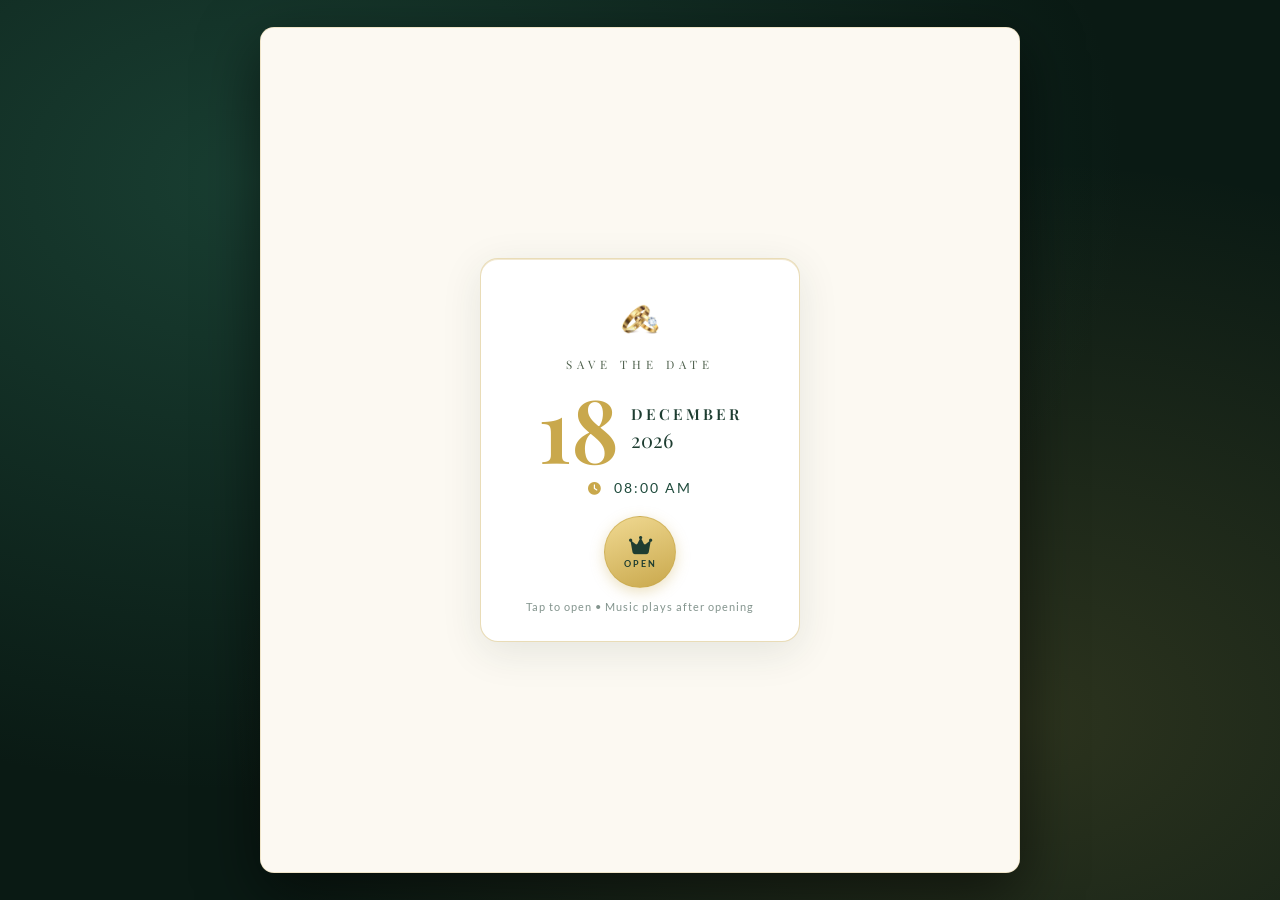
<file: index.html>
<!DOCTYPE html>
<html lang="en">

<head>
  <meta charset="UTF-8">
  <meta name="viewport" content="width=device-width, initial-scale=1">
  <title>MJ &amp; Sharmaine Wedding 💌</title>
  <meta name="description"
    content="You are invited to celebrate the wedding of Mark John & Sharmaine — December 18, 2026, 08:00 AM, San Antonio-Arzadon, San Manuel, Pangasinan.">
  <meta name="theme-color" content="#0a1a14">
  <!-- Link preview (same repo name) -->
  <meta property="og:title" content="MJ & Sharmaine Wedding 💌">
  <meta property="og:description" content="You are invited to celebrate our special day — Dec 18, 2026.">
  <meta property="og:image" content="https://bautistamarkjohn53.github.io/wedding-invitation/envelop.jpg">
  <meta property="og:image:alt" content="MJ & Sharmaine Wedding Invitation">
  <meta property="og:url" content="https://bautistamarkjohn53.github.io/wedding-invitation/">
  <meta property="og:type" content="website">
  <meta property="og:site_name" content="MJ & Sharmaine Wedding">
  <link rel="icon" type="image/png" href="img/ring.png">
  <!-- Critical preloads for instant photos (preloader waits for these) -->
  <link rel="preload" as="image" href="img/mj.webp" type="image/webp">
  <link rel="preload" as="image" href="img/maine.webp" type="image/webp">
  <link rel="preload" as="image" href="img/youandme.webp" type="image/webp">
  <!-- Self-hosted fonts (fonts/*.woff2) -->
  <link rel="preload" as="font" type="font/woff2" crossorigin href="fonts/great-vibes-400.woff2">
  <link rel="preload" as="font" type="font/woff2" crossorigin href="fonts/playfair-display-normal.woff2">
  <link rel="preload" as="font" type="font/woff2" crossorigin href="fonts/playfair-display-italic.woff2">
  <link rel="preload" as="font" type="font/woff2" crossorigin href="fonts/lato-400.woff2">
  <link rel="preload" as="font" type="font/woff2" crossorigin href="fonts/lato-300.woff2">
  <link rel="preload" as="font" type="font/woff2" crossorigin href="fonts/lato-700.woff2">
  <link rel="stylesheet" href="https://cdnjs.cloudflare.com/ajax/libs/font-awesome/6.5.2/css/all.min.css">
  <link rel="stylesheet" href="style.css">
</head>

<body aria-busy="true">

  <!-- PRELOADER: blocks start until critical assets are fully decoded -->
  <div id="preloader" role="status" aria-live="polite" aria-label="Loading">
    <div class="preloader-inner">
      <p class="preloader-eyebrow">Save the Date</p>
      <h1 class="preloader-names">Mark John <span>&amp;</span> Sharmaine</h1>
      <p class="preloader-date">December 18, 2026 • 08:00 AM</p>
      <div class="preloader-bar" role="progressbar" aria-valuemin="0" aria-valuemax="100" aria-valuenow="0"
        id="preloaderBarWrap" aria-label="Loading">
        <div class="preloader-fill" id="preloaderFill"></div>
      </div>
      <p class="preloader-loading" aria-hidden="true">Loading<span
          class="loading-dots"><span>.</span><span>.</span><span>.</span></span></p>
      <button id="preloaderSkip" class="preloader-skip" hidden>Tap to continue</button>
    </div>
  </div>

  <div class="bg-gradient" aria-hidden="true"></div>
  <div class="bg-glow" aria-hidden="true"></div>

  <main class="book-container">
    <!-- COVER -->
    <section class="cover-page" id="envelopeLayer" aria-label="Envelope cover">
      <div class="cover-content">
        <picture>
          <source srcset="img/ring.webp" type="image/webp">
          <img src="img/ring.png" alt="Wedding rings" width="100" height="100" class="ring-img"
            fetchpriority="high">
        </picture>
        <p class="cover-save">Save the Date</p>
        <div class="cover-date">
          <span class="cover-day">18</span>
          <div class="cover-month-year">
            <span class="cover-month">DECEMBER</span>
            <span class="cover-year">2026</span>
          </div>
        </div>
        <div class="cover-time"><i class="fas fa-clock" aria-hidden="true"></i> 08:00 AM</div>
        <button class="cover-seal" id="sealBtn" aria-label="Open invitation">
          <i class="fas fa-crown" aria-hidden="true"></i>
          <span>OPEN</span>
        </button>
        <p class="cover-hint">Tap to open • Music plays after opening</p>
      </div>
    </section>

    <!-- INVITATION CONTENT -->
    <div class="invitation-page" id="invitationContent">
      <div class="page-content">

        <!-- MUSIC -->
        <div class="music-row" id="musicPlayerWrapper">
          <button class="music-player-circle" id="musicPlayer" aria-label="Play background music">
            <i class="fas fa-music disc-icon" id="discIcon" aria-hidden="true"></i>
            <span class="play-pause-icon" aria-hidden="true"><i class="fas fa-play"
                id="playIcon"></i></span>
          </button>
          <div class="music-meta">
            <div class="music-label">♫ Instrumental</div>
            <div class="music-status" id="musicStatus">Tap to play</div>
          </div>
        </div>

        <!-- COUPLE -->
        <section class="couple-page" id="couplePage" aria-label="Couple">
          <p class="grace-text">BY THE GRACE OF GOD</p>
          <p class="blessing-text">WITH GRATEFUL HEARTS AND GOD'S ABUNDANT BLESSINGS,<br>TOGETHER WITH OUR FAMILIES, WE,
          </p>
          <div class="couple-names">
            <h2>Mark John</h2>
            <span class="and-symbol">&amp;</span>
            <h2>Sharmaine</h2>
          </div>
          <p class="invite-text">JOYFULLY INVITE YOU TO WITNESS AND CELEBRATE<br>THE BEGINNING OF OUR NEW LIFE AS
            HUSBAND AND WIFE.</p>

          <div class="couple-grid">
            <article class="couple-card" id="jamesCard" tabindex="0" aria-label="Groom Mark John — tap to show photo">
              <div class="avatar" aria-hidden="true"><i class="fas fa-user"></i></div>
              <div class="role">Groom</div>
              <p class="desc">"Our forever begins with God."</p>
              <div class="photo-overlay" aria-hidden="true">
                <picture>
                  <source srcset="img/mj.webp" type="image/webp">
                  <img src="img/mj.jpg" alt="Mark John" width="800" height="1172" fetchpriority="high"
                    decoding="async">
                </picture>
                <span class="photo-label">💛 Mark John 💛</span>
              </div>
            </article>
            <button class="heart-trigger" id="heartTrigger" aria-label="Show couple photos">
              <i class="fas fa-heart" aria-hidden="true"></i>
              <span>Tap Me!</span>
            </button>
            <article class="couple-card" id="ellaCard" tabindex="0" aria-label="Bride Sharmaine — tap to show photo">
              <div class="avatar" aria-hidden="true"><i class="fas fa-user"></i></div>
              <div class="role">Bride</div>
              <p class="desc">"A lifetime of love begins with 'I DO'."</p>
              <div class="photo-overlay" aria-hidden="true">
                <picture>
                  <source srcset="img/maine.webp" type="image/webp">
                  <img src="img/maine.jpg" alt="Sharmaine" width="800" height="1270" fetchpriority="high"
                    decoding="async">
                </picture>
                <span class="photo-label">💚 Sharmaine 💚</span>
              </div>
            </article>
          </div>

          <div class="wedding-date-detail">
            <div class="date-detail-item">
              <a href="https://maps.app.goo.gl/kvM3ZDmSAn9mgTX68" target="_blank" rel="noopener">
                <i class="fas fa-map-pin" aria-hidden="true"></i> San Antonio - Arzadon, San Manuel, Pangasinan
              </a>
            </div>
            <div class="date-detail-item"><i class="fas fa-calendar-day" aria-hidden="true"></i> Dec 18, 2026 • 08:00 AM
            </div>
          </div>
        </section>

        <!-- COUNTDOWN -->
        <section class="countdown-section" id="countdownSection" aria-label="Countdown">
          <h3><i class="fas fa-hourglass-half" aria-hidden="true"></i> Counting Down</h3>
          <div class="countdown-wrap">
            <div class="countdown-item">
              <div class="number" id="days">00</div>
              <div class="label">Days</div>
            </div>
            <div class="countdown-item">
              <div class="number" id="hours">00</div>
              <div class="label">Hours</div>
            </div>
            <div class="countdown-item">
              <div class="number" id="minutes">00</div>
              <div class="label">Minutes</div>
            </div>
            <div class="countdown-item">
              <div class="number" id="seconds">00</div>
              <div class="label">Seconds</div>
            </div>
          </div>
        </section>

        <div class="page-divider" aria-hidden="true"><span class="divider-ornament">✦</span><span
            class="divider-line"></span><span class="divider-ornament">✿</span><span class="divider-line"></span><span
            class="divider-ornament">✦</span></div>

        <!-- ENTOURAGE (collapsible for mobile) -->
        <section id="sponsorsPage" aria-label="Entourage">
          <h2 class="page-title"><i class="fas fa-users" aria-hidden="true"></i> The Entourage</h2>

          <div class="parents-section">
            <h3>Parents of the Groom</h3>
            <p class="parent-names">MR. ALLA BAUTISTA &amp; MRS. EVELYN BAUTISTA</p>
            <div class="parent-divider" aria-hidden="true">✦ ✿ ✦</div>
            <h3>Parents of the Bride</h3>
            <p class="parent-names">MR. SONNY CORDERO &amp; MRS. MARIVIC CORDERO</p>
            <div class="parent-divider" aria-hidden="true">✦ ✿ ✦</div>
            <h3>Officiating Minister</h3>
            <p class="parent-names">PASTOR EDWARD ONGCAL</p>
          </div>

          <details class="accordion" open>
            <summary><i class="fas fa-star" aria-hidden="true"></i> Principal Sponsors <small>— to stand as
                witness</small></summary>
            <div>
              <div class="sponsors-grid">
                <div class="sponsor-column">
                  <div class="name-item">CAPT. HERMIGNIO ALCANTARA JR.</div>
                  <div class="name-item">CAPT. CHARNIE TURALBA</div>
                  <div class="name-item">KGWD. ARNOLD LLAGAS</div>
                  <div class="name-item">MR. ELIO BAUTISTA</div>
                  <div class="name-item">MR. BIEN BAYSA JR.</div>
                  <div class="name-item">MR. FEDERICO FERRER</div>
                  <div class="name-item">MR. LEOPOLDO ORINES</div>
                  <div class="name-item">MR. FERNANDO VINOYA</div>
                  <div class="name-item">MR. JOSE MELLANO</div>
                  <div class="name-item">MR. REYNAN CACAL</div>
                  <div class="name-item">MR. MARLON SERRA</div>
                  <div class="name-item">MR. ALVIN CORALES</div>
                  <div class="name-item">MR. ALEXANDER PASAMONTE</div>
                  <div class="name-item">MR. MICHAEL CACAL</div>
                  <div class="name-item">MR. RAMESIS PAPA</div>
                  <div class="name-item">MR. ZALDY CARINO</div>
                  <div class="name-item">MR. JOE VINCENT TUBON</div>
                  <div class="name-item">MR. ROJEN PINERO</div>
                  <div class="name-item">MR. MICHAEL DULAY</div>
                  <div class="name-item">MR. LUTHAR NERMAL</div>
                  <div class="name-item">MR. GEOFFREY MONTOYA</div>
                </div>
                <div class="sponsor-column">
                  <div class="name-item">MRS. SIONY CLAVEL</div>
                  <div class="name-item">MRS. JENNY RAPOSAS</div>
                  <div class="name-item">MRS. VIRGINIA CAYAG</div>
                  <div class="name-item">MRS. EDMARIE BAUTISTA</div>
                  <div class="name-item">MRS. MERANI BAYSA</div>
                  <div class="name-item">MRS. JOSEFINA MALE</div>
                  <div class="name-item">MRS. MARICRIS ORINES</div>
                  <div class="name-item">MRS. ELEANOR VINOYA</div>
                  <div class="name-item">MRS. LINDA LO</div>
                  <div class="name-item">MRS. GINA CACAL</div>
                  <div class="name-item">MRS. ESTELITA ECALLA</div>
                  <div class="name-item">MRS. MARYFE GARCIA</div>
                  <div class="name-item">MRS. ANALIZA CABILES</div>
                  <div class="name-item">MRS. VIRGINIA CACAL</div>
                  <div class="name-item">MRS. VIOLETA PATRICIO</div>
                  <div class="name-item">MRS. EMILY AGBANLOG</div>
                  <div class="name-item">MRS. MIRANDA AQUINO</div>
                  <div class="name-item">MRS. AVELIN GANIGAN</div>
                  <div class="name-item">MRS. MARYMEL PASAMONTE</div>
                  <div class="name-item">MRS. LIZ MARI NERMAL</div>
                  <div class="name-item">MRS. DIGNA MARARAC</div>
                </div>
              </div>
            </div>
          </details>

          <details class="accordion">
            <summary><i class="fas fa-user-friends" aria-hidden="true"></i> Secondary Sponsors <small>— to assist
                us</small></summary>
            <div class="sponsors-grid two-col">
              <div class="sponsor-column">
                <h3><i class="fas fa-user-tie" aria-hidden="true"></i> Best Man</h3>
                <div class="name-item strong">SHERWIN CORDERO</div>
                <h3><small>Groomsmen</small></h3>
                <div class="name-item">ERICSON CABILES</div>
                <div class="name-item">NEIL MALE</div>
                <div class="name-item">MARK ANTHONY SAPERA</div>
                <div class="name-item">STEVEN USON</div>
                <div class="name-item">EDMOND BAUTISTA</div>
                <div class="name-item">CHRISTAN JOY GALUTAN</div>
                <div class="name-item">JUN CRIS CORDERO</div>
                <div class="name-item">TRISTAN VERN PATRICIO</div>
                <div class="name-item">WINSTON CABILES</div>
                <div class="name-item">ANDRE SOLIVEN</div>
              </div>
              <div class="sponsor-column">
                <h3><i class="fas fa-user-friends" aria-hidden="true"></i> Maid of Honor</h3>
                <div class="name-item strong">NORA RUTH BAUTISTA</div>
                <h3><small>Bridesmaids</small></h3>
                <div class="name-item">PRINCESS PASSAMONTE</div>
                <div class="name-item">CATHERINE PATRICIO</div>
                <div class="name-item">DIANNE BAUTISTA</div>
                <div class="name-item">ROCHELLE PATRICIO</div>
                <div class="name-item">CINDY SAPIGAO</div>
                <div class="name-item">TRISHA VERN PATRICIO</div>
                <div class="name-item">LARYZA BAYSA</div>
                <div class="name-item">RIZZA CAYAG</div>
                <div class="name-item">STEFFI VINOYA</div>
                <div class="name-item">JAMELLA PATRICIO</div>
              </div>
            </div>
          </details>

          <details class="accordion">
            <summary><i class="fas fa-fire" aria-hidden="true"></i> Candle, Veil &amp; Cord</summary>
            <div class="roles-grid">
              <div class="role-item"><i class="fas fa-fire" aria-hidden="true"></i><strong>Candle</strong><span>TO LIGHT
                  OUR PATH</span><small>NEIL MALE &amp; CATHERINE PATRICIO</small></div>
              <div class="role-item"><i class="fas fa-shirt" aria-hidden="true"></i><strong>Veil</strong><span>TO CLOTHE
                  US AS ONE</span><small>SHERWIN CORDERO &amp; NORA RUTH BAUTISTA</small></div>
              <div class="role-item"><i class="fas fa-link" aria-hidden="true"></i><strong>Cord</strong><span>TO BIND US
                  TOGETHER</span><small>ERICSON CABILES &amp; PRINCESS PASSAMONTE</small></div>
            </div>
          </details>

          <details class="accordion">
            <summary><i class="fas fa-bible" aria-hidden="true"></i> Bearers &amp; Flower Girls</summary>
            <div class="roles-grid single">
              <div class="role-item"><i class="fas fa-bible" aria-hidden="true"></i><strong>Bible
                  Bearer</strong><span>SYMBOL OF LOVE</span><small>LHANN ANDERSEN BAUTISTA</small></div>
              <div class="role-item"><i class="fas fa-coins" aria-hidden="true"></i><strong>Coin
                  Bearer</strong><span>SYMBOL OF TREASURE</span><small>RUSSEL PAPA</small></div>
              <div class="role-item"><i class="fas fa-file-contract" aria-hidden="true"></i><strong>Marriage Contract
                  Bearer</strong><span>SYMBOL OF FAITH</span><small>SHENRICK CORDERO</small></div>
              <div class="role-item"><i class="fas fa-flower" aria-hidden="true"></i><strong>Flower
                  Girls</strong><span>TO SHOWER OUR PATH</span><small>ELORA ADALYN SANTIAGO<br>ZYRINE KIM
                  TUBERA<br>QUEYRESH JESUSA ORPILLA<br>SIDNEY SEN PALEAN<br>ZALIYA HIRA MALE</small></div>
            </div>
          </details>
        </section>

        <div class="page-divider" aria-hidden="true"><span class="divider-ornament">✦</span><span
            class="divider-line"></span><span class="divider-ornament">✿</span><span class="divider-line"></span><span
            class="divider-ornament">✦</span></div>

        <!-- VIDEO -->
        <section class="video-page" aria-label="Wedding trailer">
          <h2 class="page-title"><i class="fas fa-play-circle" aria-hidden="true"></i> Groom &amp; Bride Video
          </h2>
          <div class="video-container" id="videoContainer">
            <video id="weddingVideo" playsinline preload="none" poster="img/youandme.jpeg">
              <source src="vid/video-1.mp4" type="video/mp4" data-label="❤️ Our Love Story ❤️"
                data-poster="img/youandme.jpeg">
              <source src="vid/video-2.mp4" type="video/mp4" data-label="💍 Our Journey 💍"
                data-poster="img/youandme.jpeg">
              <source src="vid/video-3.mp4" type="video/mp4" data-label="💚 Forever 💚"
                data-poster="img/youandme.jpeg">
            </video>
            <button class="video-nav prev" id="prevVideoBtn" aria-label="Previous video" hidden><i
                class="fas fa-chevron-left" aria-hidden="true"></i></button>
            <button class="video-nav next" id="nextVideoBtn" aria-label="Next video" hidden><i
                class="fas fa-chevron-right" aria-hidden="true"></i></button>
            <button class="volume-btn" id="volumeBtn" aria-label="Mute video"><i class="fas fa-volume-up"
                id="volumeIcon" aria-hidden="true"></i></button>
            <button class="play-btn-overlay" id="videoPlayBtn" aria-label="Play video"><i class="fas fa-play-circle"
                aria-hidden="true"></i></button>
            <div class="video-label" id="videoLabel">❤️ Our Love Story ❤️</div>
            <div class="video-controls">
              <button id="playPauseVideoBtn" aria-label="Play or pause video"><i class="fas fa-play" id="videoPlayIcon"
                  aria-hidden="true"></i></button>
              <div class="progress-bar" id="progressBar" role="slider" aria-label="Video progress" aria-valuemin="0"
                aria-valuemax="100" aria-valuenow="0" tabindex="0">
                <div class="progress-fill" id="progressFill"></div>
              </div>
              <span class="time-display" id="timeDisplay">0:00 / 0:00</span>
              <button id="fullscreenBtn" aria-label="Fullscreen"><i class="fas fa-expand"
                  id="fullscreenIcon" aria-hidden="true"></i></button>
            </div>
          </div>
          <p class="media-note" id="videoStatus">Tap to play • loads on demand to save data</p>
        </section>

        <!-- THANK YOU -->
        <section class="post-wedding-section" id="postWeddingSection" aria-label="Thank you">
          <div>
            <div aria-hidden="true">🌸 🌺 🌿</div>
            <h2 class="post-wedding-title">Thank You!</h2>
            <div aria-hidden="true">✦ ✿ ✦</div>
            <p class="post-wedding-text">Mark John &amp; Sharmaine are now married!<br>Thank you for being part of our
              special day.<br>Your love and support mean the world to us.</p>
            <div class="post-wedding-heart" aria-hidden="true">💚</div>
            <p class="post-wedding-verse">"And they lived happily ever after..."</p>
          </div>
        </section>

        <div class="page-divider" aria-hidden="true"><span class="divider-ornament">✦</span><span
            class="divider-line"></span><span class="divider-ornament">✿</span><span class="divider-line"></span><span
            class="divider-ornament">✦</span></div>

        <!-- DETAILS -->
        <section id="detailsPage" aria-label="Details">
          <h2 class="page-title"><i class="fas fa-shirt" aria-hidden="true"></i> Dress Code</h2>
          <div>
            <div class="color-palette">
              <span class="color-item"><i class="fas fa-circle emerald-color" aria-hidden="true"></i> Emerald
                Green</span>
              <span class="color-item"><i class="fas fa-circle green-color" aria-hidden="true"></i> Green</span>
              <span class="color-item"><i class="fas fa-circle gold-color" aria-hidden="true"></i> Gold</span>
              <span class="color-item"><i class="fas fa-circle beige-color" aria-hidden="true"></i> Beige</span>
            </div>
            <p class="no-jewelry"><i class="fas fa-gem" aria-hidden="true"></i><strong>Kindly note: No jewelry,
                please.</strong></p>
          </div>
          <div class="gift-message">
            <i class="fas fa-gift" aria-hidden="true"></i>
            <p>With all that we have, we've been truly blessed,<br>your presence and prayers are all that we
              request.<br>But if you desire to give nonetheless,<br><strong>monetary gift</strong> is the one we humbly
              request.</p>
          </div>
          <div class="hashtag-section">
            <h3><i class="fas fa-hashtag" aria-hidden="true"></i> Snap &amp; Share</h3>
            <p>Help us document our special day by sharing our captured moments using our official hashtag</p>
            <div class="hashtag">#OurForeverBegins</div>
            <div class="hashtag">#18</div>
            <div class="hashtag">#MJ&amp;Sharmaine</div>
          </div>
          <div class="reminders">
            <h3><i class="fas fa-bell" aria-hidden="true"></i> Reminders</h3>
            <ul>
              <li><i class="fas fa-clock" aria-hidden="true"></i> BE ON TIME</li>
              <li><i class="fas fa-check-circle" aria-hidden="true"></i> FINISH THE EVENT</li>
              <li><i class="fas fa-heart" aria-hidden="true"></i> BE BLESSED AND HAVE FUN</li>
            </ul>
          </div>
          <div class="bible-verse">
            <i class="fas fa-bible" aria-hidden="true"></i>
            <p>"No one has ever seen God; but if we love one another, God lives in us and his love is made complete in
              us."</p>
            <span>1 John 4:12</span>
          </div>
          <div class="rsvp-section">
            <h3><i class="fas fa-envelope-open-text" aria-hidden="true"></i> RSVP</h3>
            <p class="rsvp-note">Kindly let us know if you can celebrate with us.</p>
            <form class="rsvp-form" id="rsvpForm" novalidate>
              <label class="rsvp-field">
                <span>Full name</span>
                <input type="text" id="rsvpName" name="name" placeholder="Your full name" maxlength="100"
                  autocomplete="name" required>
              </label>
              <label class="rsvp-field">
                <span>Will you attend?</span>
                <select id="rsvpAttendance" name="attendance" required>
                  <option value="" selected disabled>Select an option</option>
                  <option value="Yes, I'll be there">Yes, I'll be there</option>
                  <option value="No, I can't make it">No, I can't make it</option>
                </select>
              </label>
              <label class="rsvp-field" id="rsvpGuestsField" hidden>
                <span>Number of guests (including you)</span>
                <input type="number" id="rsvpGuests" name="guests" min="1" max="10" value="1" inputmode="numeric">
              </label>
              <label class="rsvp-field">
                <span>Message (optional)</span>
                <textarea id="rsvpMessage" name="message" rows="3" maxlength="500"
                  placeholder="A note for the couple..."></textarea>
              </label>
              <p class="rsvp-status" id="rsvpStatus" role="status" aria-live="polite"></p>
              <button type="submit" class="btn-gold" id="rsvpSubmit"><i class="fas fa-paper-plane"
                  aria-hidden="true"></i> Send RSVP</button>
            </form>
            <div class="rsvp-thanks" id="rsvpThanks" hidden>
              <i class="fas fa-heart" aria-hidden="true"></i>
              <p>Thank you! Your RSVP has been received.</p>
            </div>
          </div>

          <div class="action-section">
            <a href="https://m.me/janjan.delbarrio.official" target="_blank" rel="noopener" class="btn-gold"><i
                class="fab fa-facebook-messenger" aria-hidden="true"></i> Message us instead</a>
            <button class="close-seal-btn" id="closeSealBtn"><i class="fas fa-envelope" aria-hidden="true"></i> Close
              Invitation</button>
          </div>
        </section>

      </div>
    </div>
  </main>

  <audio id="bgAudio" preload="none" loop>
    <source src="music/wedding-audio.mp3" type="audio/mpeg">
  </audio>
  <div class="confetti-container" id="confettiContainer" aria-hidden="true"></div>

  <script src="script.js" defer></script>
</body>

</html>
</file>
<file: style.css>
/* MJ & Sharmaine — mobile-first fresh, emerald + gold */
/* Self-hosted woff2 (latin) — no Google Fonts CDN needed */
@font-face {
  font-family: 'Great Vibes';
  font-style: normal;
  font-weight: 400;
  font-display: swap;
  src: url("./fonts/great-vibes-400.woff2") format("woff2")
}

@font-face {
  font-family: 'Lato';
  font-style: normal;
  font-weight: 300;
  font-display: swap;
  src: url("./fonts/lato-300.woff2") format("woff2")
}

@font-face {
  font-family: 'Lato';
  font-style: normal;
  font-weight: 400;
  font-display: swap;
  src: url("./fonts/lato-400.woff2") format("woff2")
}

@font-face {
  font-family: 'Lato';
  font-style: normal;
  font-weight: 700;
  font-display: swap;
  src: url("./fonts/lato-700.woff2") format("woff2")
}

@font-face {
  font-family: 'Playfair Display';
  font-style: normal;
  font-weight: 400 900;
  font-display: swap;
  src: url("./fonts/playfair-display-normal.woff2") format("woff2")
}

@font-face {
  font-family: 'Playfair Display';
  font-style: italic;
  font-weight: 400 900;
  font-display: swap;
  src: url("./fonts/playfair-display-italic.woff2") format("woff2")
}

:root {
  --bg: #0a1a14;
  --emerald: #1e4a3b;
  --emerald-2: #2b6b56;
  --gold: #c9a84c;
  --gold-2: #e4cf8a;
  --cream: #fcf9f2;
  --paper: #f7f2e9;
  --ink: #1e3d31;
  --muted: #4d5f4b;
  --radius: 14px;
  --shadow: 0 20px 60px rgba(0, 0, 0, .55);
  /* FONT system: 1=script names, 2=serif headings, 3=clean sans details */
  --font-1: 'Great Vibes', cursive;
  --font-2: 'Playfair Display', Georgia, serif;
  --font-3: 'Lato', system-ui, -apple-system, sans-serif;
}

* {
  margin: 0;
  padding: 0;
  box-sizing: border-box
}

html {
  scroll-behavior: smooth;
  -webkit-text-size-adjust: 100%
}

body {
  font-family: var(--font-3);
  color: var(--ink);
  min-height: 100vh;
  min-height: 100dvh;
  min-height: 100svh;
  display: flex;
  align-items: center;
  justify-content: center;
  padding: 12px;
  padding-bottom: 32px;
  background: var(--bg);
  overflow-x: hidden;
}

/* Long invitation scrolls from top; cover state stays vertically centered */
body:has(#invitationContent.open) {
  align-items: flex-start
}

body:has(#invitationContent.open) .book-container {
  margin: 0 auto
}

body.locked {
  overflow: hidden;
  height: 100vh
}

img {
  max-width: 100%;
  height: auto;
  display: block
}

button {
  font: inherit;
  min-height: 44px;
  min-width: 44px
}

a {
  color: inherit
}

:focus-visible {
  outline: 3px solid var(--gold);
  outline-offset: 2px;
  border-radius: 6px
}

/* bg */
.bg-gradient {
  position: fixed;
  inset: 0;
  z-index: 0;
  background: radial-gradient(ellipse at 20% 20%, rgba(43, 107, 86, .45), transparent 60%),
    radial-gradient(ellipse at 80% 80%, rgba(201, 168, 76, .18), transparent 55%),
    linear-gradient(#0a1a14, #0a1a14);
}

.bg-glow {
  position: fixed;
  top: 50%;
  left: 50%;
  transform: translate(-50%, -50%);
  width: min(90vw, 700px);
  height: min(90vw, 700px);
  background: radial-gradient(ellipse, rgba(201, 168, 76, .12), transparent 70%);
  pointer-events: none;
  z-index: 0;
  filter: blur(40px)
}

/* ===== PRELOADER ===== */
#preloader {
  position: fixed;
  inset: 0;
  z-index: 10000;
  background: linear-gradient(160deg, #0f241c, #1e4a3b 60%, #143324);
  display: flex;
  align-items: center;
  justify-content: center;
  padding: 24px;
  transition: opacity .6s ease, visibility .6s
}

#preloader.done {
  opacity: 0;
  visibility: hidden;
  pointer-events: none
}

.preloader-inner {
  text-align: center;
  max-width: 380px;
  width: 100%;
  color: #f7eacb;
  opacity: 0;
  transition: opacity .35s ease
}

#preloader.fonts-ready .preloader-inner {
  opacity: 1
}

.preloader-eyebrow {
  font-family: var(--font-2);
  letter-spacing: 5px;
  font-size: .72rem;
  color: var(--gold-2);
  text-transform: uppercase
}

.preloader-names {
  font-family: var(--font-1);
  font-weight: 400;
  font-size: clamp(2.4rem, 10vw, 3.2rem);
  line-height: 1.1;
  margin: 8px 0
}

.preloader-names span {
  color: var(--gold);
  font-size: .9em
}

.preloader-date {
  font-family: var(--font-3);
  font-size: .82rem;
  letter-spacing: 2px;
  opacity: .85;
  margin-bottom: 18px;
  text-transform: uppercase
}

.preloader-bar {
  height: 10px;
  background: rgba(255, 255, 255, .15);
  border-radius: 99px;
  overflow: hidden;
  border: 1px solid rgba(201, 168, 76, .4)
}

.preloader-fill {
  height: 100%;
  width: 0%;
  background: linear-gradient(90deg, var(--gold), var(--gold-2));
  border-radius: 99px;
  transition: width .25s ease
}

.preloader-loading {
  margin-top: 12px;
  font-family: var(--font-3);
  font-size: .9rem;
  letter-spacing: 3px;
  text-transform: uppercase;
  opacity: .95
}

.loading-dots span {
  display: inline-block;
  animation: dotBlink 1.2s infinite
}

.loading-dots span:nth-child(2) {
  animation-delay: .2s
}

.loading-dots span:nth-child(3) {
  animation-delay: .4s
}

@keyframes dotBlink {

  0%,
  60%,
  100% {
    opacity: .2
  }

  30% {
    opacity: 1
  }
}

.preloader-skip {
  margin-top: 14px;
  background: transparent;
  border: 1.5px solid var(--gold);
  color: #f7eacb;
  border-radius: 99px;
  padding: 10px 22px;
  cursor: pointer
}

/* ===== BOOK ===== */
.book-container {
  width: 100%;
  max-width: 680px;
  margin: auto;
  background: var(--cream);
  border-radius: var(--radius);
  box-shadow: var(--shadow);
  border: 1px solid rgba(201, 168, 76, .25);
  position: relative;
  z-index: 1;
  overflow: hidden
}

/* ===== COVER — minimal card, centered in viewport ===== */
.cover-page {
  min-height: calc(100svh - 56px);
  min-height: calc(100dvh - 56px);
  display: flex;
  align-items: center;
  justify-content: center;
  padding: 20px 16px;
  text-align: center;
  position: relative;
  background: var(--cream)
}

.cover-page.hidden {
  display: none
}

.cover-content {
  position: relative;
  z-index: 2;
  width: 100%;
  max-width: 320px;
  margin: auto;
  background: #fff;
  border: 1px solid rgba(201, 168, 76, .4);
  border-radius: 18px;
  padding: 34px 24px 28px;
  box-shadow: 0 10px 40px rgba(30, 61, 49, .10), 0 1px 0 rgba(201, 168, 76, .25) inset
}

.ring-img {
  width: 54px;
  height: 54px;
  margin: 0 auto 10px;
  object-fit: contain;
  opacity: .95
}

.cover-save {
  font-family: var(--font-2);
  font-size: .72rem;
  letter-spacing: 5px;
  color: var(--muted);
  text-transform: uppercase
}

.cover-date {
  display: flex;
  align-items: center;
  justify-content: center;
  gap: 12px;
  margin: 12px 0 4px
}

.cover-day {
  font-family: var(--font-2);
  font-size: clamp(2.6rem, 16vw, 3.6rem);
  font-weight: 600;
  color: var(--gold);
  line-height: 1
}

.cover-month-year {
  display: flex;
  flex-direction: column;
  text-align: left;
  gap: 2px
}

.cover-month {
  font-family: var(--font-2);
  font-size: .95rem;
  letter-spacing: 3px;
  color: var(--ink);
  font-weight: 600
}

.cover-year {
  font-family: var(--font-2);
  font-size: 1.25rem;
  color: var(--ink);
  font-weight: 400
}

.cover-time {
  font-family: var(--font-3);
  font-size: .85rem;
  letter-spacing: 2px;
  color: var(--emerald);
  margin: 8px 0 0;
  text-transform: uppercase
}

.cover-time i {
  color: var(--gold);
  margin-right: 6px;
  font-size: .8rem
}

.cover-seal {
  margin: 20px auto 0;
  width: 72px;
  height: 72px;
  border-radius: 50%;
  border: 1px solid rgba(201, 168, 76, .6);
  cursor: pointer;
  background: linear-gradient(160deg, #f0d992, var(--gold));
  box-shadow: 0 4px 14px rgba(201, 168, 76, .35);
  display: flex;
  flex-direction: column;
  align-items: center;
  justify-content: center;
  gap: 2px;
  color: var(--ink);
  transition: transform .25s
}

.cover-seal:hover,
.cover-seal:active {
  transform: scale(1.05)
}

.cover-seal i {
  font-size: 1.3rem
}

.cover-seal span {
  font-size: .58rem;
  letter-spacing: 2px;
  font-weight: 800
}

.cover-hint {
  margin-top: 12px;
  font-size: .68rem;
  letter-spacing: 1px;
  opacity: .55
}

/* ===== INVITATION ===== */
.invitation-page {
  max-height: 0;
  opacity: 0;
  overflow: hidden;
  transition: opacity .6s ease
}

.invitation-page.open {
  max-height: none;
  opacity: 1
}

.page-content {
  padding: 16px 14px 22px;
  max-width: 620px;
  margin: 0 auto
}

.page-title {
  font-family: var(--font-2);
  font-size: 1.35rem;
  color: var(--emerald);
  text-align: center;
  margin: 6px 0 14px;
  letter-spacing: 2px;
  text-transform: uppercase
}

.page-title i {
  color: var(--gold);
  margin-right: 8px
}

.page-divider {
  display: flex;
  align-items: center;
  justify-content: center;
  gap: 10px;
  margin: 18px 0;
  opacity: .55
}

.divider-ornament {
  font-size: .7rem;
  color: #046A38
}

.divider-line {
  height: 1px;
  width: 56px;
  background: linear-gradient(90deg, transparent, rgba(201, 168, 76, .6), transparent)
}

/* music */
.music-row {
  display: flex;
  align-items: center;
  justify-content: center;
  gap: 12px;
  margin: 4px 0 8px
}

.music-player-circle {
  width: 56px;
  height: 56px;
  border-radius: 50%;
  border: 2px solid var(--gold);
  cursor: pointer;
  background: radial-gradient(circle at 30% 30%, #2a2a2a, #0d0d0d);
  display: flex;
  align-items: center;
  justify-content: center;
  position: relative;
  flex-shrink: 0
}

.music-player-circle .disc-icon {
  font-size: 1.35rem;
  color: var(--gold)
}

.music-player-circle .disc-icon.playing {
  animation: spin 3s linear infinite
}

@keyframes spin {
  to {
    transform: rotate(360deg)
  }
}

.play-pause-icon {
  position: absolute;
  bottom: -4px;
  right: -4px;
  width: 24px;
  height: 24px;
  min-width: 24px;
  min-height: 24px;
  border-radius: 50%;
  background: var(--gold);
  display: flex;
  align-items: center;
  justify-content: center;
  font-size: .6rem;
  color: var(--ink)
}

.music-meta {
  text-align: left
}

.music-label {
  font-family: var(--font-2);
  font-size: .68rem;
  letter-spacing: 2px;
  color: var(--emerald);
  text-transform: uppercase
}

.music-status {
  font-family: var(--font-3);
  font-size: .72rem;
  opacity: .7
}

/* couple — FONT1 script names, FONT2 headings/italic sub, FONT3 details */
.couple-page {
  text-align: center;
  padding-top: 8px
}

.grace-text {
  font-family: var(--font-2);
  font-size: .75rem;
  letter-spacing: 3px;
  color: var(--gold);
  font-weight: 700;
  text-transform: uppercase
}

.blessing-text {
  font-family: var(--font-2);
  font-style: italic;
  font-size: .82rem;
  letter-spacing: 1px;
  line-height: 1.7;
  color: var(--emerald);
  opacity: .9;
  margin: 6px 0
}

.couple-names {
  display: flex;
  align-items: center;
  justify-content: center;
  gap: 10px;
  flex-wrap: wrap;
  margin: 10px 0 6px
}

.couple-names h2 {
  font-family: var(--font-1);
  font-weight: 400;
  font-size: clamp(2.6rem, 11vw, 3.8rem);
  line-height: 1;
  color: var(--emerald)
}

.and-symbol {
  font-family: var(--font-1);
  font-size: clamp(1.8rem, 7vw, 2.4rem);
  color: var(--gold)
}

.invite-text {
  font-family: var(--font-2);
  font-style: italic;
  font-size: .85rem;
  letter-spacing: .5px;
  line-height: 1.7;
  color: var(--emerald);
  opacity: .9
}

.couple-grid {
  display: flex;
  flex-direction: row;
  flex-wrap: nowrap;
  align-items: stretch;
  justify-content: center;
  gap: 8px;
  margin: 20px 0
}

.couple-card {
  flex: 1 1 0;
  min-width: 0;
  width: auto;
  max-width: none;
  background: #fff;
  border-radius: 16px;
  padding: 14px 8px;
  min-height: 220px;
  border-bottom: 4px solid var(--gold);
  box-shadow: 0 8px 30px rgba(30, 74, 59, .08);
  position: relative;
  overflow: hidden;
  display: flex;
  flex-direction: column;
  align-items: center;
  justify-content: center;
  cursor: pointer
}

.couple-card .avatar {
  width: 56px;
  height: 56px;
  border-radius: 50%;
  background: #f7efe0;
  border: 2px solid rgba(201, 168, 76, .3);
  display: flex;
  align-items: center;
  justify-content: center;
  font-size: 1.8rem;
  color: var(--emerald);
  margin-bottom: 8px
}

.couple-card .role {
  font-family: var(--font-2);
  color: var(--gold);
  font-weight: 700;
  font-size: .6rem;
  letter-spacing: 2px;
  text-transform: uppercase
}

.couple-card .desc {
  margin-top: 6px;
  font-family: var(--font-2);
  font-style: italic;
  font-size: .75rem;
  line-height: 1.4;
  color: #3b4d43
}

.photo-overlay {
  position: absolute;
  inset: 0;
  opacity: 0;
  transition: opacity .35s;
  background: var(--paper);
  display: flex;
  flex-direction: column
}

.couple-card.show-photo .photo-overlay,
.couple-card:focus-visible .photo-overlay {
  opacity: 1
}

.photo-overlay picture,
.photo-overlay img {
  width: 100%;
  height: 100%;
  object-fit: cover;
  flex: 1
}

.photo-label {
  position: absolute;
  bottom: 8px;
  left: 50%;
  transform: translateX(-50%);
  background: rgba(30, 74, 59, .88);
  color: #f7eacb;
  padding: 4px 10px;
  border-radius: 99px;
  font-size: .6rem;
  font-weight: 700;
  letter-spacing: .5px;
  border: 1px solid var(--gold);
  white-space: nowrap;
  max-width: 92%;
  overflow: hidden;
  text-overflow: ellipsis
}

.heart-trigger {
  background: none;
  border: 2px dashed rgba(233, 30, 99, .4);
  border-radius: 16px;
  padding: 8px 10px;
  cursor: pointer;
  flex: 0 0 auto;
  align-self: center;
  color: #e91e63;
  display: flex;
  flex-direction: column;
  align-items: center;
  justify-content: center;
  gap: 4px;
  font-weight: 700;
  font-size: .65rem;
  min-width: 64px
}

.heart-trigger i {
  font-size: 1.2rem;
  animation: pulse 1.6s infinite
}

.heart-trigger span {
  font-size: .6rem;
  letter-spacing: .5px
}

@keyframes pulse {

  0%,
  100% {
    transform: scale(1)
  }

  50% {
    transform: scale(1.2)
  }
}

.wedding-date-detail {
  margin: 12px 0 4px;
  padding: 12px;
  background: rgba(255, 255, 255, .6);
  border-radius: 12px;
  border: 1px solid rgba(201, 168, 76, .2);
  display: flex;
  flex-direction: column;
  gap: 8px;
  align-items: center
}

.date-detail-item {
  font-family: var(--font-3);
  font-size: .8rem;
  color: var(--emerald);
  text-align: center;
  text-transform: uppercase;
  letter-spacing: 1px
}

.date-detail-item i {
  color: var(--gold);
  margin-right: 6px
}

.date-detail-item a {
  text-decoration: none;
  font-weight: 700
}

.date-detail-item a:hover {
  text-decoration: underline
}

/* countdown */
.countdown-section {
  background: rgba(247, 239, 224, .7);
  border: 1px solid rgba(201, 168, 76, .25);
  border-radius: 12px;
  padding: 16px 12px;
  margin: 12px 0
}

.countdown-section h3 {
  font-family: var(--font-2);
  text-align: center;
  color: var(--emerald);
  font-size: 1.05rem;
  margin-bottom: 12px;
  letter-spacing: 2px;
  text-transform: uppercase
}

.countdown-wrap {
  display: grid;
  grid-template-columns: repeat(4, 1fr);
  gap: 8px
}

.countdown-item {
  background: #fff;
  border-radius: 10px;
  padding: 10px 4px;
  text-align: center;
  border: 1px solid rgba(201, 168, 76, .2)
}

.countdown-item .number {
  font-family: var(--font-2);
  font-size: clamp(1.4rem, 7vw, 2rem);
  font-weight: 700;
  color: var(--gold)
}

.countdown-item .label {
  font-family: var(--font-3);
  font-size: .6rem;
  letter-spacing: 2px;
  text-transform: uppercase;
  color: var(--muted)
}

/* accordion */
.accordion {
  background: #fff;
  border: 1px solid rgba(201, 168, 76, .25);
  border-radius: 12px;
  margin: 10px 0;
  overflow: hidden
}

.accordion summary {
  list-style: none;
  cursor: pointer;
  padding: 15px 16px;
  font-family: var(--font-2);
  font-weight: 700;
  letter-spacing: 1px;
  text-transform: uppercase;
  font-size: .85rem;
  color: var(--emerald);
  display: flex;
  align-items: center;
  gap: 8px;
  min-height: 56px
}

.accordion summary::-webkit-details-marker {
  display: none
}

.accordion summary small {
  font-family: var(--font-3);
  font-weight: 400;
  opacity: .7;
  font-size: .75rem;
  text-transform: none;
  letter-spacing: 0
}

.accordion summary i {
  color: var(--gold)
}

.accordion summary::after {
  content: '+';
  margin-left: auto;
  font-size: 1.3rem;
  color: var(--gold);
  font-weight: 400
}

.accordion[open] summary::after {
  content: '–'
}

.accordion>div {
  padding: 0 12px 14px
}

.parents-section {
  text-align: center;
  margin-bottom: 12px
}

.parents-section h3 {
  font-family: var(--font-2);
  font-size: .85rem;
  letter-spacing: 2px;
  text-transform: uppercase;
  color: var(--gold);
  margin-top: 10px
}

.parent-names {
  font-family: var(--font-3);
  font-size: .9rem;
  letter-spacing: 1px;
  text-transform: uppercase;
  color: var(--emerald);
  margin: 4px 0
}

.parent-divider {
  font-size: .65rem;
  letter-spacing: 5px;
  color: #046A38;
  margin: 6px 0
}

.sponsors-grid {
  display: grid;
  grid-template-columns: 1fr;
  gap: 6px
}

.sponsor-column {
  display: flex;
  flex-direction: column;
  gap: 6px
}

.sponsor-column h3 {
  font-family: var(--font-2);
  font-size: .9rem;
  letter-spacing: 1px;
  text-transform: uppercase;
  color: var(--emerald);
  margin: 8px 0 2px;
  text-align: center
}

.name-item {
  font-family: var(--font-3);
  background: #faf6ec;
  border: 1px solid rgba(201, 168, 76, .15);
  border-radius: 99px;
  padding: 9px 12px;
  font-size: .72rem;
  letter-spacing: .5px;
  text-transform: uppercase;
  text-align: center;
  color: var(--ink)
}

.name-item.strong {
  font-weight: 800;
  background: #f7eacb;
  border-color: var(--gold)
}

.roles-grid {
  display: grid;
  grid-template-columns: 1fr;
  gap: 8px;
  margin-top: 8px
}

.role-item {
  background: #faf6ec;
  border: 1px solid rgba(201, 168, 76, .15);
  border-radius: 10px;
  padding: 12px;
  text-align: center
}

.role-item i {
  color: var(--gold);
  font-size: 1.1rem;
  margin-bottom: 4px
}

.role-item strong {
  font-family: var(--font-2);
  letter-spacing: 1px;
  text-transform: uppercase;
  color: var(--emerald);
  display: block
}

.role-item span {
  font-family: var(--font-3);
  font-size: .62rem;
  letter-spacing: 1px;
  color: var(--gold);
  text-transform: uppercase;
  display: block;
  margin: 2px 0
}

.role-item small {
  font-family: var(--font-3);
  font-size: .75rem;
  color: var(--ink);
  line-height: 1.5
}

/* video */
.video-page {
  padding: 4px 0
}

.video-container {
  position: relative;
  width: 100%;
  aspect-ratio: 9/16;
  max-height: 70vh;
  margin: 0 auto;
  border-radius: 12px;
  overflow: hidden;
  background: #000;
  box-shadow: 0 8px 24px rgba(0, 0, 0, .2)
}

.video-container video {
  position: absolute;
  inset: 0;
  width: 100%;
  height: 100%;
  object-fit: contain;
  background: #000
}

.volume-btn {
  position: absolute;
  top: 10px;
  right: 10px;
  z-index: 5;
  width: 40px;
  height: 40px;
  border-radius: 50%;
  border: 1px solid rgba(255, 255, 255, .3);
  background: rgba(0, 0, 0, .5);
  color: #fff;
  cursor: pointer;
  display: flex;
  align-items: center;
  justify-content: center
}

.video-nav {
  position: absolute;
  top: 50%;
  transform: translateY(-50%);
  z-index: 6;
  width: 40px;
  height: 40px;
  border-radius: 50%;
  border: 1px solid rgba(255, 255, 255, .3);
  background: rgba(0, 0, 0, .5);
  color: #fff;
  cursor: pointer;
  display: flex;
  align-items: center;
  justify-content: center
}

.video-nav[hidden] {
  display: none
}

.video-nav.prev {
  left: 8px
}

.video-nav.next {
  right: 8px
}

.play-btn-overlay {
  position: absolute;
  inset: 0;
  background: rgba(0, 0, 0, .25);
  border: none;
  cursor: pointer;
  display: flex;
  align-items: center;
  justify-content: center
}

.play-btn-overlay.hidden {
  opacity: 0;
  pointer-events: none
}

.play-btn-overlay i {
  font-size: 3.2rem;
  color: var(--gold);
  text-shadow: 0 4px 20px rgba(0, 0, 0, .5)
}

.video-label {
  position: absolute;
  bottom: 62px;
  left: 50%;
  transform: translateX(-50%);
  background: rgba(30, 74, 59, .8);
  color: #f7eacb;
  padding: 5px 14px;
  border-radius: 99px;
  font-size: .7rem;
  letter-spacing: 1px;
  white-space: nowrap;
  pointer-events: none;
  border: 1px solid rgba(201, 168, 76, .4)
}

.video-controls {
  position: absolute;
  bottom: 0;
  left: 0;
  right: 0;
  background: linear-gradient(transparent, rgba(0, 0, 0, .8));
  padding: 14px 10px 10px;
  display: flex;
  align-items: center;
  gap: 8px
}

.video-controls button {
  width: 40px;
  height: 40px;
  border-radius: 50%;
  border: 1px solid rgba(255, 255, 255, .25);
  background: rgba(255, 255, 255, .15);
  color: #fff;
  cursor: pointer;
  flex-shrink: 0;
  display: flex;
  align-items: center;
  justify-content: center
}

.progress-bar {
  flex: 1;
  height: 8px;
  min-height: 8px;
  background: rgba(255, 255, 255, .25);
  border-radius: 99px;
  cursor: pointer
}

.progress-fill {
  height: 100%;
  width: 0%;
  background: var(--gold);
  border-radius: 99px
}

.time-display {
  color: #fff;
  font-size: .68rem;
  min-width: 86px;
  text-align: center
}

.media-note {
  text-align: center;
  font-size: .72rem;
  opacity: .7;
  margin-top: 8px
}

/* thank you */
.post-wedding-section {
  display: none;
  text-align: center;
  padding: 28px 18px;
  background: linear-gradient(145deg, var(--emerald), var(--emerald-2));
  border-radius: 12px;
  border: 2px solid var(--gold);
  margin: 12px 0;
  color: #f7eacb
}

.post-wedding-section.active {
  display: block
}

.post-wedding-title {
  font-family: var(--font-1);
  font-weight: 400;
  font-size: clamp(2.4rem, 10vw, 3rem);
  margin: 6px 0
}

.post-wedding-text {
  font-family: var(--font-3);
  line-height: 1.8;
  font-size: .9rem;
  color: var(--gold-2)
}

.post-wedding-heart {
  font-size: 2rem;
  margin: 8px 0
}

.post-wedding-verse {
  font-family: var(--font-2);
  font-style: italic;
  color: var(--gold);
  font-size: .9rem
}

/* details */
.color-palette {
  display: flex;
  flex-wrap: wrap;
  justify-content: center;
  gap: 10px 18px;
  margin: 14px 0
}

.color-item {
  display: flex;
  align-items: center;
  gap: 8px;
  font-size: .85rem;
  font-weight: 700;
  color: var(--emerald)
}

.emerald-color {
  color: #046A38 !important
}

.green-color {
  color: #228B22 !important
}

.gold-color {
  color: #D4AF37 !important
}

.beige-color {
  color: #c9b18a !important
}

.no-jewelry {
  text-align: center;
  font-size: .85rem;
  color: #046A38;
  margin: 8px 0
}

.gift-message,
.bible-verse {
  margin: 12px 0;
  padding: 14px;
  background: rgba(201, 168, 76, .08);
  border-left: 3px solid var(--gold);
  border-radius: 8px;
  text-align: center
}

.gift-message i,
.bible-verse i {
  color: var(--gold);
  margin-bottom: 6px
}

.gift-message p,
.bible-verse p {
  font-family: var(--font-3);
  font-size: .8rem;
  line-height: 1.6;
  color: var(--emerald)
}

.bible-verse p {
  font-family: var(--font-2);
  font-style: italic
}

.bible-verse span {
  color: var(--gold);
  font-weight: 700;
  font-size: .75rem;
  display: block;
  margin-top: 6px
}

.hashtag-section {
  text-align: center;
  margin: 14px 0
}

.hashtag-section h3 {
  font-family: var(--font-2);
  color: var(--emerald);
  letter-spacing: 2px;
  text-transform: uppercase
}

.hashtag-section p {
  font-size: .75rem;
  opacity: .8;
  margin: 4px 0
}

.hashtag {
  display: inline-block;
  margin: 5px 4px;
  padding: 8px 16px;
  background: rgba(201, 168, 76, .12);
  border: 1px solid rgba(201, 168, 76, .3);
  border-radius: 99px;
  color: #8a6d1f;
  font-weight: 700;
  font-family: var(--font-2)
}

.reminders {
  text-align: center;
  margin: 14px 0
}

.reminders h3 {
  font-family: var(--font-2);
  letter-spacing: 2px;
  text-transform: uppercase;
  color: var(--emerald);
  margin-bottom: 8px
}

.reminders ul {
  list-style: none;
  display: flex;
  flex-direction: column;
  gap: 8px;
  align-items: center
}

.reminders li {
  font-size: .75rem;
  font-weight: 700;
  letter-spacing: 1px;
  display: flex;
  gap: 6px;
  align-items: center
}

.reminders li i {
  color: var(--gold)
}

.rsvp-section {
  margin-top: 20px;
  padding: 18px 16px;
  border: 1px solid rgba(201, 168, 76, .4);
  border-radius: 12px;
  background: rgba(201, 168, 76, .06)
}

.rsvp-section h3 {
  font-family: var(--font-2);
  font-size: 1.05rem;
  letter-spacing: 1px;
  text-align: center;
  color: var(--emerald);
  margin-bottom: 4px
}

.rsvp-section h3 i {
  color: var(--gold);
  margin-right: 6px
}

.rsvp-note {
  text-align: center;
  font-size: .75rem;
  color: var(--muted);
  margin-bottom: 14px
}

.rsvp-form {
  display: flex;
  flex-direction: column;
  gap: 10px
}

.rsvp-form[hidden] {
  display: none
}

.rsvp-field {
  display: flex;
  flex-direction: column;
  gap: 4px;
  font-size: .72rem;
  letter-spacing: .5px;
  color: var(--ink);
  font-weight: 700
}

.rsvp-field[hidden] {
  display: none
}

.rsvp-field input,
.rsvp-field select,
.rsvp-field textarea {
  width: 100%;
  font: inherit;
  font-weight: 400;
  letter-spacing: normal;
  color: var(--ink);
  background: #fff;
  border: 1px solid rgba(30, 74, 59, .25);
  border-radius: 8px;
  padding: 10px 12px;
  resize: vertical
}

.rsvp-field input:focus,
.rsvp-field select:focus,
.rsvp-field textarea:focus {
  outline: 2px solid var(--gold);
  outline-offset: 1px
}

.rsvp-status {
  min-height: 1.2em;
  text-align: center;
  font-size: .75rem;
  color: var(--emerald)
}

.rsvp-status.is-error {
  color: #b23b3b
}

.rsvp-form .btn-gold {
  align-self: center
}

.rsvp-thanks {
  text-align: center;
  padding: 14px 8px;
  color: var(--emerald)
}

.rsvp-thanks[hidden] {
  display: none
}

.rsvp-thanks i {
  font-size: 1.8rem;
  color: var(--gold);
  margin-bottom: 6px
}

.rsvp-thanks p {
  font-family: var(--font-2);
  font-size: .95rem
}

.action-section {
  text-align: center;
  margin-top: 16px;
  display: flex;
  flex-direction: column;
  gap: 10px;
  align-items: center
}

.btn-gold {
  display: inline-flex;
  align-items: center;
  gap: 8px;
  background: linear-gradient(145deg, var(--gold), #b8963a);
  color: var(--ink);
  padding: 14px 30px;
  border-radius: 99px;
  font-weight: 800;
  letter-spacing: 1px;
  text-transform: uppercase;
  font-size: .78rem;
  text-decoration: none;
  box-shadow: 0 6px 20px rgba(201, 168, 76, .35);
  border: none;
  cursor: pointer
}

.close-seal-btn {
  background: rgba(201, 168, 76, .08);
  border: 1.5px solid var(--gold);
  color: var(--emerald);
  padding: 11px 22px;
  border-radius: 99px;
  font-weight: 700;
  font-size: .75rem;
  letter-spacing: 1px;
  cursor: pointer
}

/* confetti */
.confetti-container {
  position: fixed;
  inset: 0;
  pointer-events: none;
  z-index: 9999;
  overflow: hidden
}

.confetti {
  position: absolute;
  width: 10px;
  height: 10px;
  opacity: 0;
  animation: fall linear forwards
}

@keyframes fall {
  0% {
    opacity: 1;
    transform: translateY(-10vh) rotate(0)
  }

  100% {
    opacity: 0;
    transform: translateY(110vh) rotate(720deg)
  }
}

/* ===== TABLET+ ===== */
@media(min-width:600px) {
  body {
    padding: 20px
  }

  .page-content {
    padding: 20px
  }

  .couple-grid {
    gap: 14px
  }

  .couple-card {
    padding: 20px 14px;
    min-height: 260px;
    border-radius: 20px
  }

  .couple-card .avatar {
    width: 72px;
    height: 72px;
    font-size: 2.2rem
  }

  .heart-trigger {
    padding: 10px 14px
  }

  .sponsors-grid,
  .sponsors-grid.two-col {
    grid-template-columns: 1fr 1fr;
    gap: 8px 14px
  }

  .roles-grid {
    grid-template-columns: 1fr 1fr
  }

  .roles-grid.single {
    grid-template-columns: 1fr 1fr
  }

  .video-container {
    aspect-ratio: 16/9;
    max-height: none
  }

  .reminders ul {
    flex-direction: row;
    justify-content: center;
    flex-wrap: wrap
  }
}

@media(min-width:900px) {
  .book-container {
    max-width: 760px
  }

  .cover-day {
    font-size: 5.5rem
  }
}

@media(prefers-reduced-motion:reduce) {
  * {
    animation: none !important;
    transition: none !important
  }

  html {
    scroll-behavior: auto
  }
}
</file>
